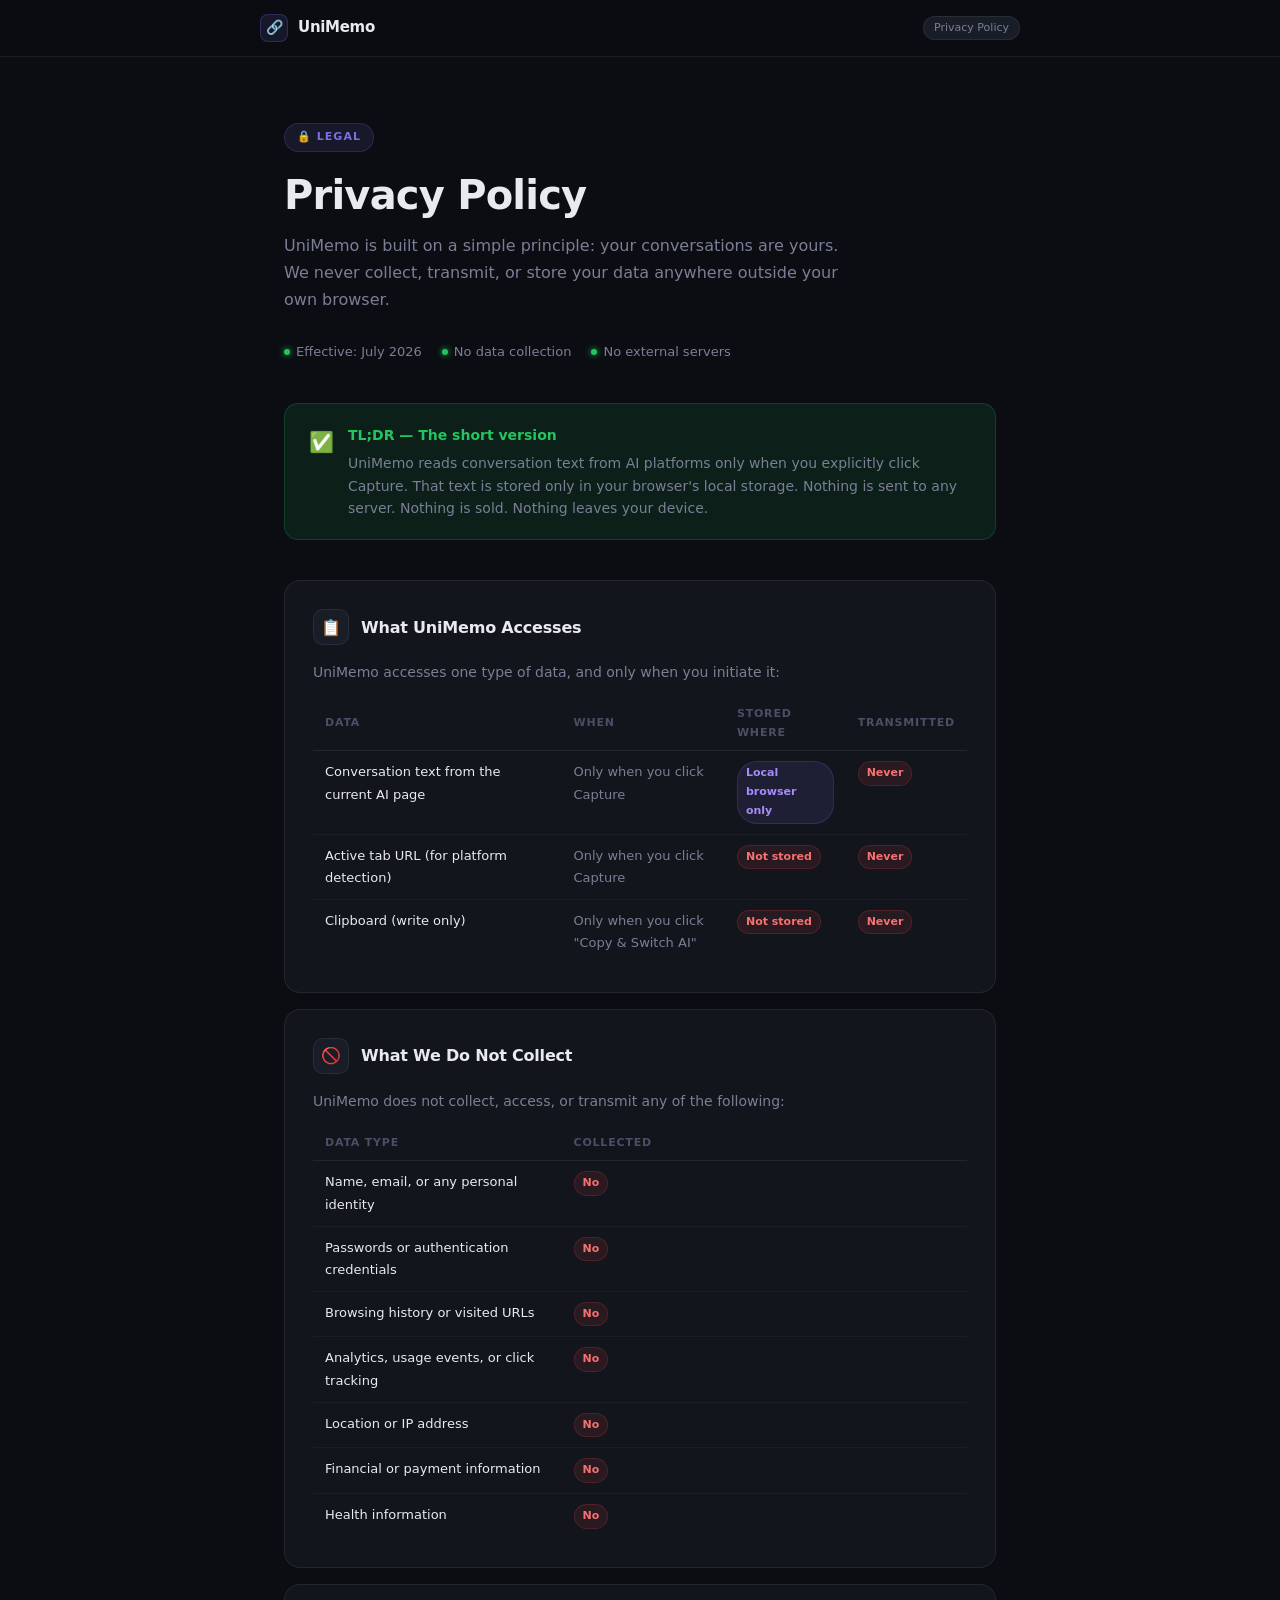
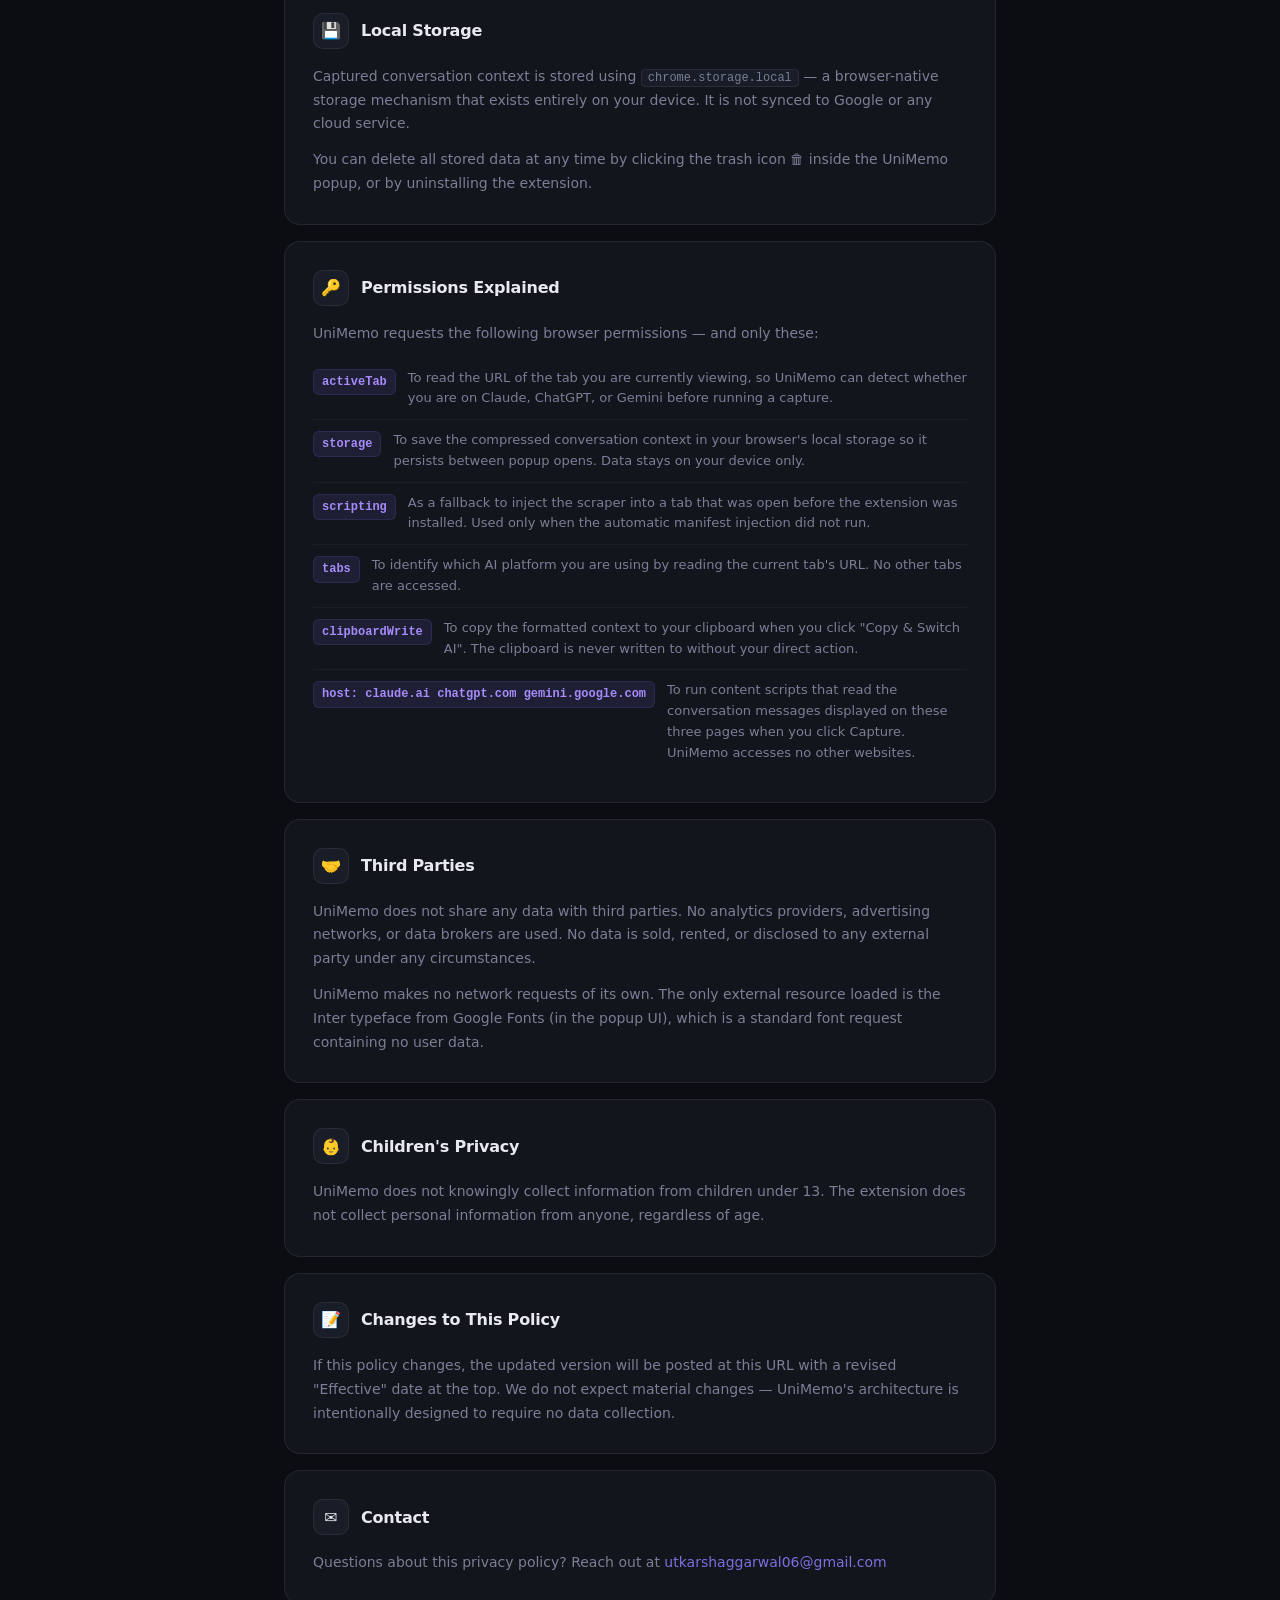
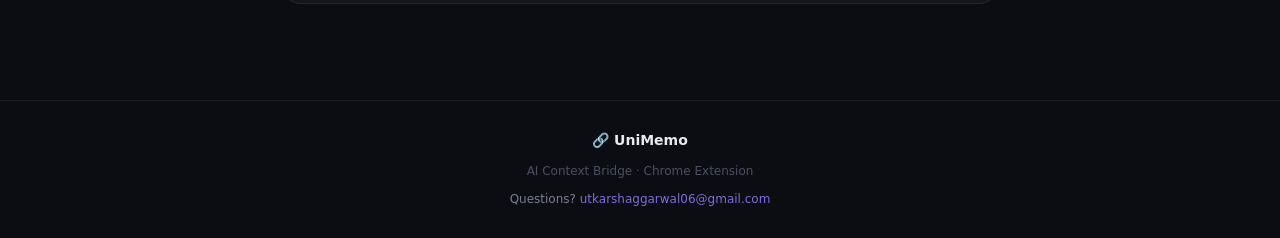
<file: docs/index.html>
<!DOCTYPE html>
<html lang="en">
<head>
  <meta charset="UTF-8" />
  <meta http-equiv="refresh" content="0; url=privacy.html" />
  <title>UniMemo — Redirecting...</title>
</head>
<body>
  <p><a href="privacy.html">Click here</a> if you are not redirected.</p>
</body>
</html>
</file>
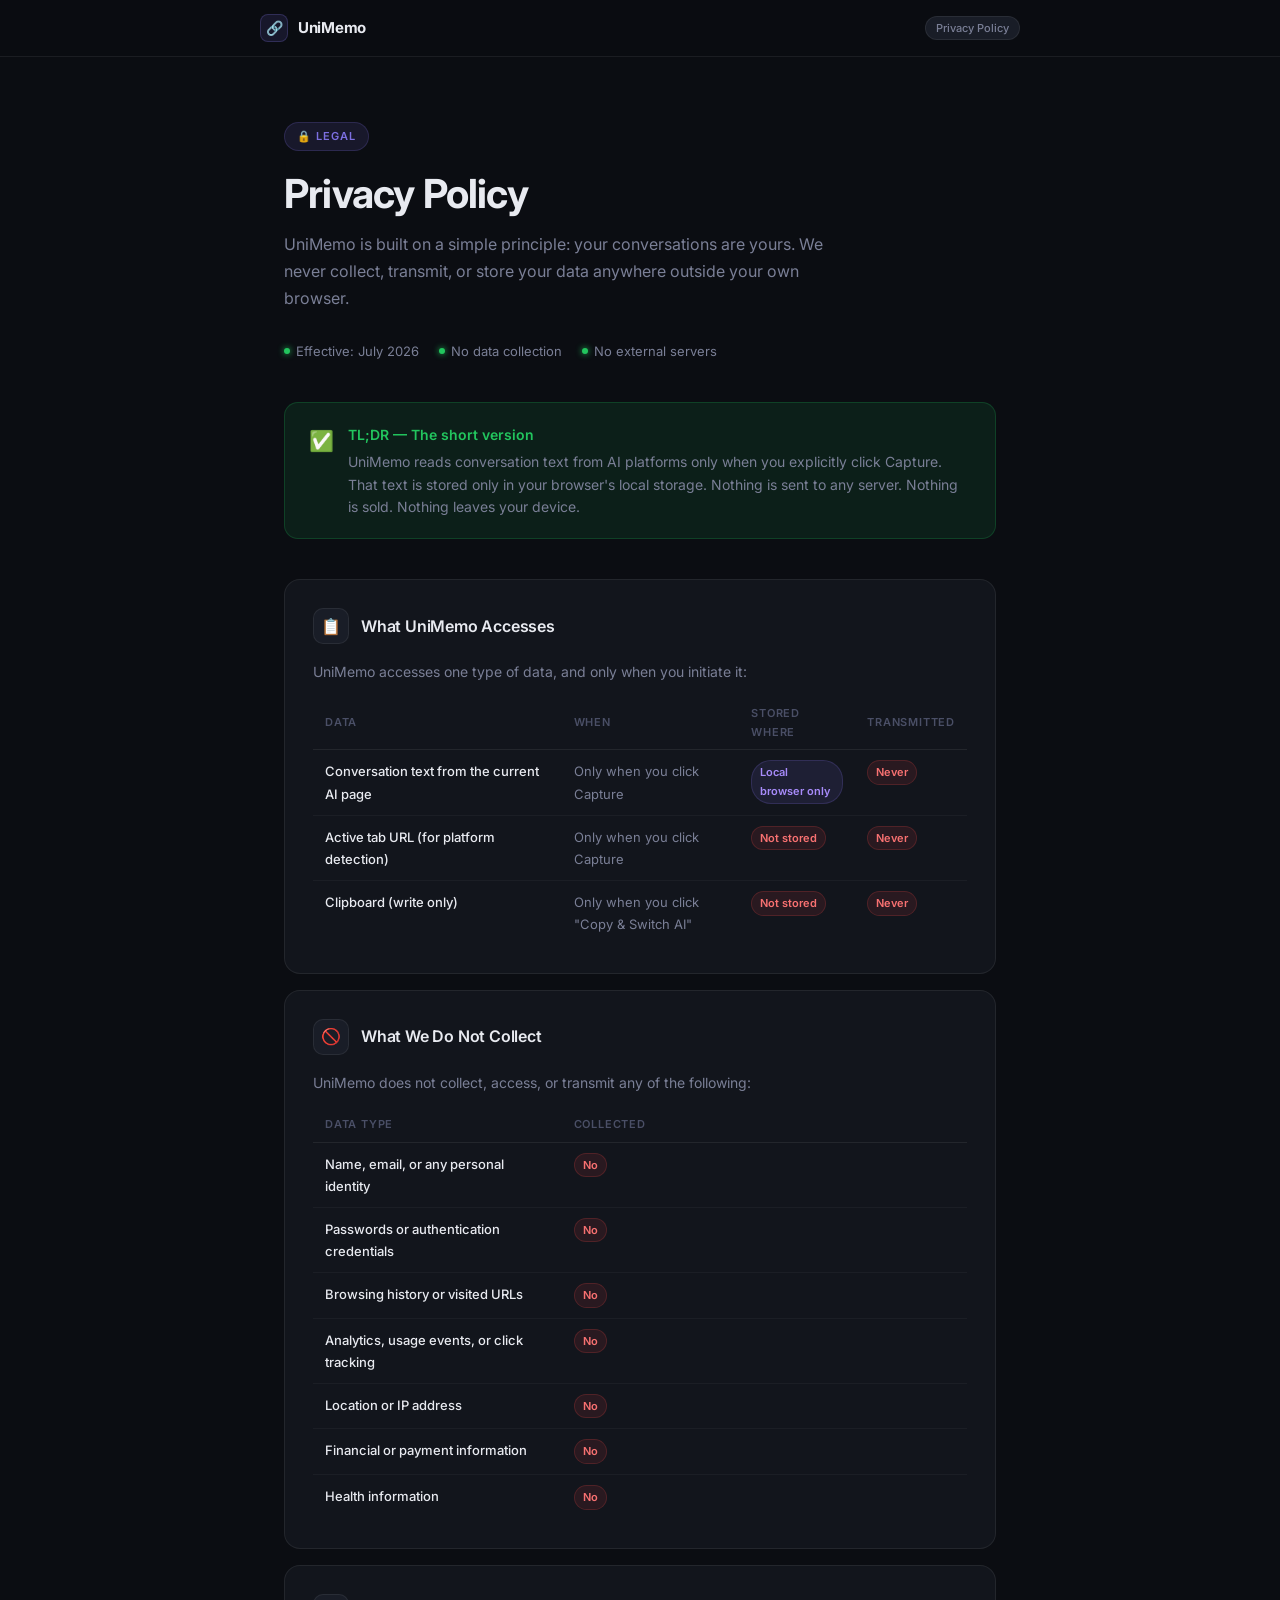
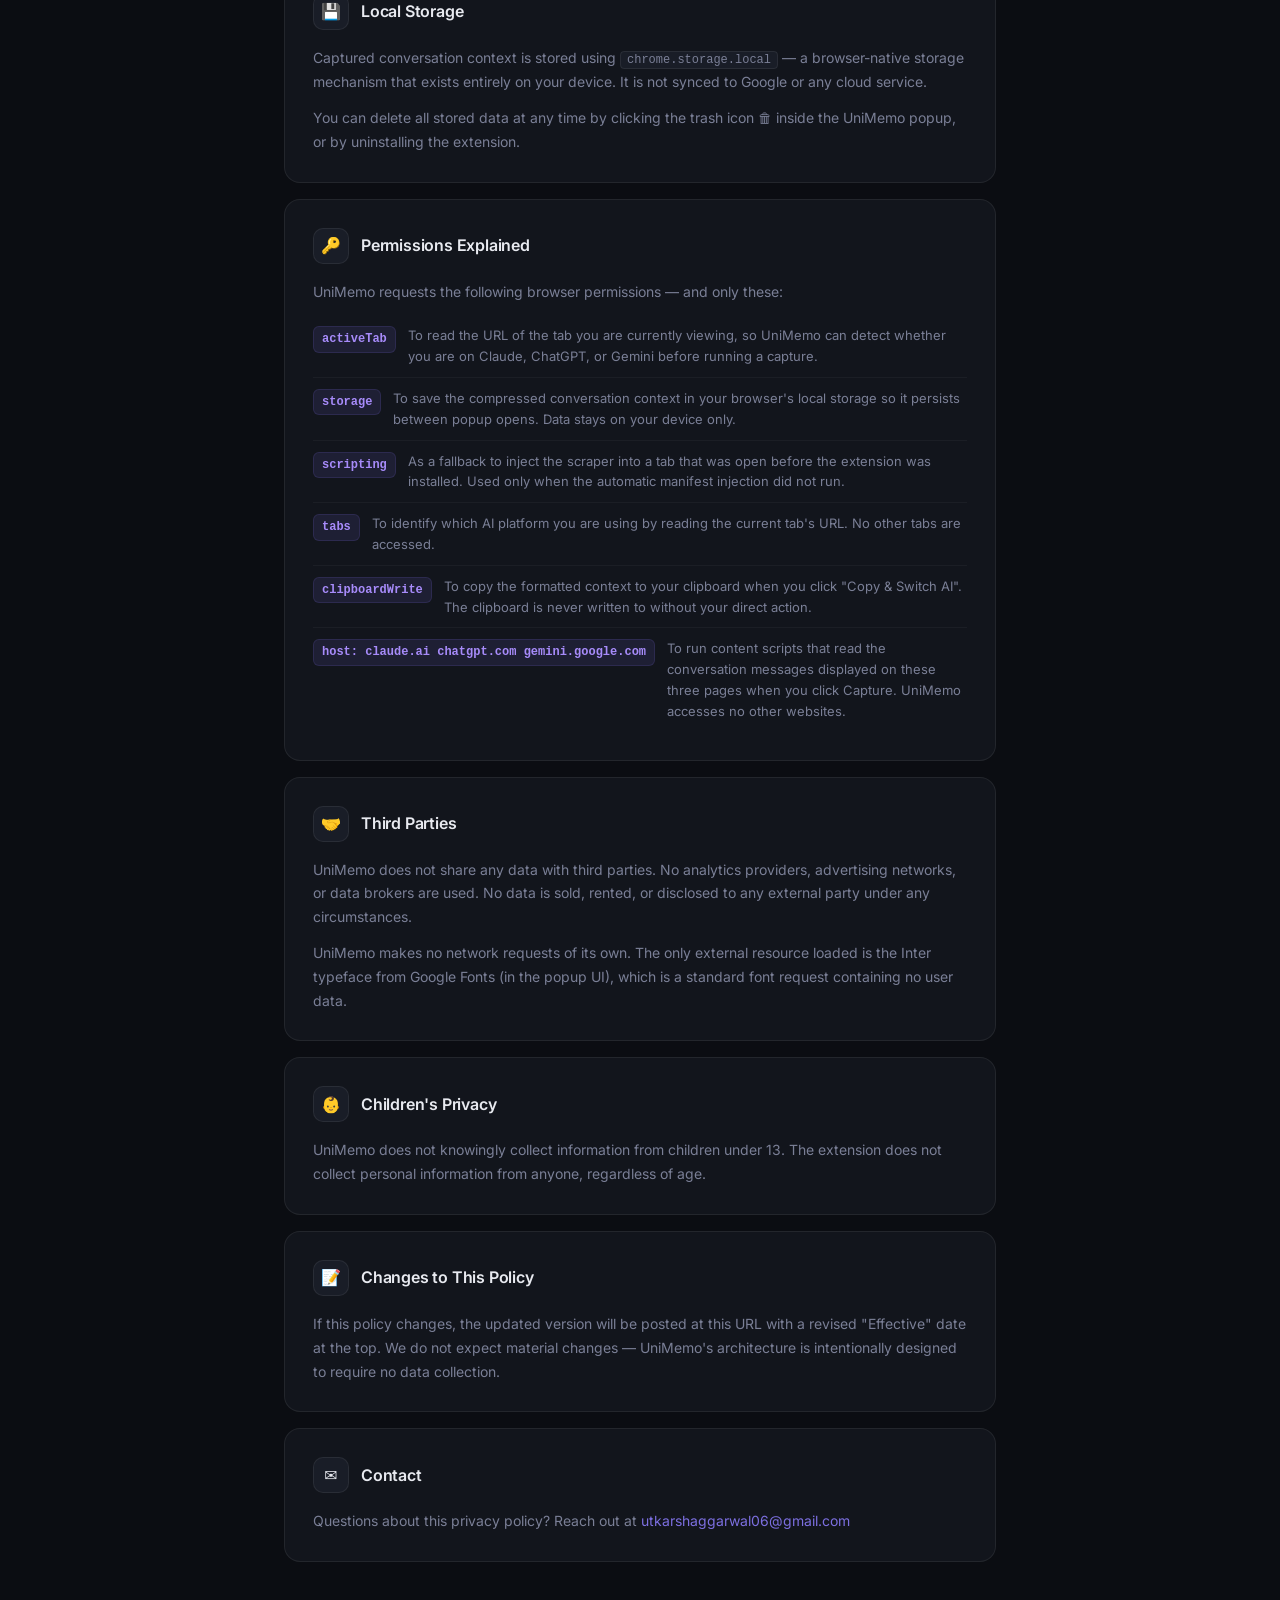
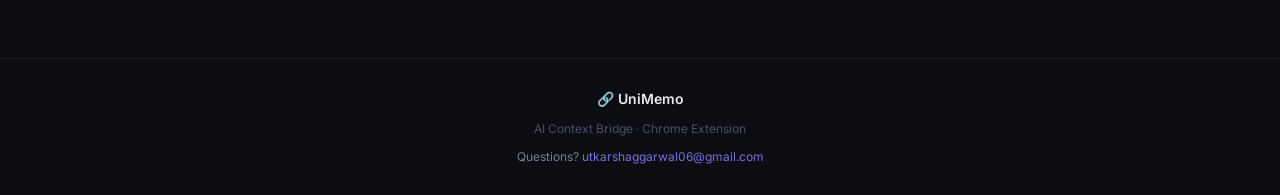
<file: docs/privacy.html>
<!DOCTYPE html>
<html lang="en">
<head>
  <meta charset="UTF-8" />
  <meta name="viewport" content="width=device-width, initial-scale=1.0" />
  <title>Privacy Policy — UniMemo</title>
  <meta name="description" content="UniMemo privacy policy. UniMemo is a Chrome extension that transfers AI conversation context across platforms. No data is collected or transmitted." />
  <link rel="preconnect" href="https://fonts.googleapis.com" />
  <link rel="preconnect" href="https://fonts.gstatic.com" crossorigin />
  <link href="https://fonts.googleapis.com/css2?family=Inter:wght@300;400;500;600;700&display=swap" rel="stylesheet" />
  <style>
    *, *::before, *::after { box-sizing: border-box; margin: 0; padding: 0; }

    :root {
      --bg:          #0b0d12;
      --bg-card:     #12151c;
      --bg-elevated: #191d27;
      --border:      rgba(255,255,255,0.07);
      --text:        #e8eaf0;
      --text-muted:  #7a7f96;
      --text-dim:    #4a4f66;
      --accent:      #7c6fe0;
      --accent-soft: rgba(124,111,224,0.12);
      --green:       #22c55e;
      --green-soft:  rgba(34,197,94,0.10);
    }

    html { scroll-behavior: smooth; }

    body {
      font-family: 'Inter', system-ui, -apple-system, sans-serif;
      background: var(--bg);
      color: var(--text);
      line-height: 1.7;
      min-height: 100vh;
      padding: 0;
    }

    /* ── Nav ─────────────────────────────────────────── */
    nav {
      position: sticky;
      top: 0;
      z-index: 100;
      background: rgba(11,13,18,0.85);
      backdrop-filter: blur(16px);
      -webkit-backdrop-filter: blur(16px);
      border-bottom: 1px solid var(--border);
      padding: 0 24px;
    }
    .nav-inner {
      max-width: 760px;
      margin: 0 auto;
      height: 56px;
      display: flex;
      align-items: center;
      justify-content: space-between;
    }
    .nav-logo {
      display: flex;
      align-items: center;
      gap: 10px;
      text-decoration: none;
      color: var(--text);
      font-weight: 700;
      font-size: 15px;
      letter-spacing: -0.3px;
    }
    .nav-logo-icon {
      width: 28px;
      height: 28px;
      background: var(--accent-soft);
      border: 1px solid rgba(124,111,224,0.25);
      border-radius: 8px;
      display: flex;
      align-items: center;
      justify-content: center;
      font-size: 14px;
    }
    .nav-badge {
      font-size: 11px;
      font-weight: 500;
      color: var(--text-muted);
      background: var(--bg-elevated);
      border: 1px solid var(--border);
      border-radius: 20px;
      padding: 2px 10px;
    }

    /* ── Hero ────────────────────────────────────────── */
    .hero {
      max-width: 760px;
      margin: 0 auto;
      padding: 64px 24px 40px;
    }
    .hero-eyebrow {
      display: inline-flex;
      align-items: center;
      gap: 6px;
      font-size: 11px;
      font-weight: 600;
      text-transform: uppercase;
      letter-spacing: 1px;
      color: var(--accent);
      background: var(--accent-soft);
      border: 1px solid rgba(124,111,224,0.2);
      border-radius: 20px;
      padding: 4px 12px;
      margin-bottom: 20px;
    }
    .hero h1 {
      font-size: clamp(28px, 5vw, 40px);
      font-weight: 700;
      letter-spacing: -0.8px;
      line-height: 1.15;
      margin-bottom: 14px;
    }
    .hero p {
      font-size: 16px;
      color: var(--text-muted);
      max-width: 560px;
      margin-bottom: 28px;
    }
    .hero-meta {
      display: flex;
      align-items: center;
      gap: 20px;
      flex-wrap: wrap;
    }
    .meta-item {
      display: flex;
      align-items: center;
      gap: 6px;
      font-size: 13px;
      color: var(--text-muted);
    }
    .meta-dot {
      width: 6px;
      height: 6px;
      background: var(--green);
      border-radius: 50%;
      box-shadow: 0 0 6px var(--green);
    }

    /* ── TL;DR card ──────────────────────────────────── */
    .tldr-card {
      max-width: 760px;
      margin: 0 auto 0;
      padding: 0 24px 40px;
    }
    .tldr-inner {
      background: var(--green-soft);
      border: 1px solid rgba(34,197,94,0.2);
      border-radius: 14px;
      padding: 20px 24px;
      display: flex;
      gap: 14px;
      align-items: flex-start;
    }
    .tldr-icon { font-size: 20px; flex-shrink: 0; margin-top: 1px; }
    .tldr-text h3 {
      font-size: 14px;
      font-weight: 600;
      color: var(--green);
      margin-bottom: 4px;
    }
    .tldr-text p { font-size: 14px; color: var(--text-muted); line-height: 1.6; }

    /* ── Main content ────────────────────────────────── */
    .content {
      max-width: 760px;
      margin: 0 auto;
      padding: 0 24px 80px;
    }

    .section {
      background: var(--bg-card);
      border: 1px solid var(--border);
      border-radius: 16px;
      padding: 28px 28px;
      margin-bottom: 16px;
      transition: border-color 0.2s;
    }
    .section:hover { border-color: rgba(255,255,255,0.12); }

    .section-header {
      display: flex;
      align-items: center;
      gap: 12px;
      margin-bottom: 16px;
    }
    .section-icon {
      width: 36px;
      height: 36px;
      border-radius: 10px;
      display: flex;
      align-items: center;
      justify-content: center;
      font-size: 16px;
      flex-shrink: 0;
      background: var(--bg-elevated);
      border: 1px solid var(--border);
    }
    .section h2 {
      font-size: 16px;
      font-weight: 600;
      letter-spacing: -0.2px;
    }

    .section p {
      font-size: 14px;
      color: var(--text-muted);
      line-height: 1.7;
      margin-bottom: 12px;
    }
    .section p:last-child { margin-bottom: 0; }

    .data-table {
      width: 100%;
      border-collapse: collapse;
      margin-top: 8px;
    }
    .data-table th {
      text-align: left;
      font-size: 11px;
      font-weight: 600;
      text-transform: uppercase;
      letter-spacing: 0.8px;
      color: var(--text-dim);
      padding: 8px 12px;
      border-bottom: 1px solid var(--border);
    }
    .data-table td {
      font-size: 13px;
      color: var(--text-muted);
      padding: 10px 12px;
      border-bottom: 1px solid rgba(255,255,255,0.04);
      vertical-align: top;
    }
    .data-table tr:last-child td { border-bottom: none; }
    .data-table td:first-child { font-weight: 500; color: var(--text); width: 38%; }

    .pill {
      display: inline-flex;
      align-items: center;
      gap: 4px;
      font-size: 11px;
      font-weight: 600;
      padding: 2px 8px;
      border-radius: 20px;
    }
    .pill-no {
      background: rgba(239,68,68,0.10);
      color: #f87171;
      border: 1px solid rgba(239,68,68,0.2);
    }
    .pill-yes {
      background: var(--green-soft);
      color: var(--green);
      border: 1px solid rgba(34,197,94,0.2);
    }
    .pill-local {
      background: var(--accent-soft);
      color: #a78bfa;
      border: 1px solid rgba(124,111,224,0.2);
    }

    .permission-list {
      list-style: none;
      margin-top: 8px;
    }
    .permission-list li {
      display: flex;
      gap: 12px;
      align-items: flex-start;
      padding: 10px 0;
      border-bottom: 1px solid rgba(255,255,255,0.04);
      font-size: 13px;
    }
    .permission-list li:last-child { border-bottom: none; }
    .perm-name {
      font-family: 'SF Mono', 'Fira Code', monospace;
      font-size: 12px;
      font-weight: 600;
      color: #a78bfa;
      background: var(--accent-soft);
      border: 1px solid rgba(124,111,224,0.15);
      border-radius: 6px;
      padding: 2px 8px;
      flex-shrink: 0;
      white-space: nowrap;
      margin-top: 1px;
    }
    .perm-desc { color: var(--text-muted); line-height: 1.6; }

    /* ── Footer ──────────────────────────────────────── */
    footer {
      border-top: 1px solid var(--border);
      padding: 28px 24px;
      text-align: center;
    }
    .footer-inner {
      max-width: 760px;
      margin: 0 auto;
      display: flex;
      flex-direction: column;
      align-items: center;
      gap: 8px;
    }
    .footer-logo {
      font-size: 14px;
      font-weight: 600;
      color: var(--text);
    }
    .footer-sub {
      font-size: 12px;
      color: var(--text-dim);
    }
    .footer-contact {
      font-size: 12px;
      color: var(--text-muted);
    }
    .footer-contact a {
      color: var(--accent);
      text-decoration: none;
    }
    .footer-contact a:hover { text-decoration: underline; }

    @media (max-width: 600px) {
      .nav-inner { padding: 0; }
      .section { padding: 20px 18px; }
      .hero { padding: 48px 16px 32px; }
      .tldr-card, .content { padding-left: 16px; padding-right: 16px; }
    }
  </style>
</head>
<body>

  <!-- Nav -->
  <nav>
    <div class="nav-inner">
      <a class="nav-logo" href="#">
        <div class="nav-logo-icon">🔗</div>
        UniMemo
      </a>
      <span class="nav-badge">Privacy Policy</span>
    </div>
  </nav>

  <!-- Hero -->
  <div class="hero">
    <div class="hero-eyebrow">🔒 Legal</div>
    <h1>Privacy Policy</h1>
    <p>
      UniMemo is built on a simple principle: your conversations are yours.
      We never collect, transmit, or store your data anywhere outside your own browser.
    </p>
    <div class="hero-meta">
      <div class="meta-item">
        <div class="meta-dot"></div>
        Effective: July 2026
      </div>
      <div class="meta-item">
        <div class="meta-dot"></div>
        No data collection
      </div>
      <div class="meta-item">
        <div class="meta-dot"></div>
        No external servers
      </div>
    </div>
  </div>

  <!-- TL;DR -->
  <div class="tldr-card">
    <div class="tldr-inner">
      <div class="tldr-icon">✅</div>
      <div class="tldr-text">
        <h3>TL;DR — The short version</h3>
        <p>
          UniMemo reads conversation text from AI platforms only when you explicitly click
          Capture. That text is stored only in your browser's local storage.
          Nothing is sent to any server. Nothing is sold. Nothing leaves your device.
        </p>
      </div>
    </div>
  </div>

  <!-- Content -->
  <div class="content">

    <!-- What we collect -->
    <div class="section">
      <div class="section-header">
        <div class="section-icon">📋</div>
        <h2>What UniMemo Accesses</h2>
      </div>
      <p>
        UniMemo accesses one type of data, and only when you initiate it:
      </p>
      <table class="data-table">
        <thead>
          <tr>
            <th>Data</th>
            <th>When</th>
            <th>Stored where</th>
            <th>Transmitted</th>
          </tr>
        </thead>
        <tbody>
          <tr>
            <td>Conversation text from the current AI page</td>
            <td>Only when you click Capture</td>
            <td><span class="pill pill-local">Local browser only</span></td>
            <td><span class="pill pill-no">Never</span></td>
          </tr>
          <tr>
            <td>Active tab URL (for platform detection)</td>
            <td>Only when you click Capture</td>
            <td><span class="pill pill-no">Not stored</span></td>
            <td><span class="pill pill-no">Never</span></td>
          </tr>
          <tr>
            <td>Clipboard (write only)</td>
            <td>Only when you click "Copy & Switch AI"</td>
            <td><span class="pill pill-no">Not stored</span></td>
            <td><span class="pill pill-no">Never</span></td>
          </tr>
        </tbody>
      </table>
    </div>

    <!-- What we do NOT collect -->
    <div class="section">
      <div class="section-header">
        <div class="section-icon">🚫</div>
        <h2>What We Do Not Collect</h2>
      </div>
      <p>UniMemo does not collect, access, or transmit any of the following:</p>
      <table class="data-table">
        <thead>
          <tr><th>Data type</th><th>Collected</th></tr>
        </thead>
        <tbody>
          <tr><td>Name, email, or any personal identity</td><td><span class="pill pill-no">No</span></td></tr>
          <tr><td>Passwords or authentication credentials</td><td><span class="pill pill-no">No</span></td></tr>
          <tr><td>Browsing history or visited URLs</td><td><span class="pill pill-no">No</span></td></tr>
          <tr><td>Analytics, usage events, or click tracking</td><td><span class="pill pill-no">No</span></td></tr>
          <tr><td>Location or IP address</td><td><span class="pill pill-no">No</span></td></tr>
          <tr><td>Financial or payment information</td><td><span class="pill pill-no">No</span></td></tr>
          <tr><td>Health information</td><td><span class="pill pill-no">No</span></td></tr>
        </tbody>
      </table>
    </div>

    <!-- Local storage -->
    <div class="section">
      <div class="section-header">
        <div class="section-icon">💾</div>
        <h2>Local Storage</h2>
      </div>
      <p>
        Captured conversation context is stored using
        <code style="font-size:12px;background:var(--bg-elevated);padding:1px 6px;border-radius:4px;border:1px solid var(--border)">chrome.storage.local</code>
        — a browser-native storage mechanism that exists entirely on your device.
        It is not synced to Google or any cloud service.
      </p>
      <p>
        You can delete all stored data at any time by clicking the trash icon 🗑 inside
        the UniMemo popup, or by uninstalling the extension.
      </p>
    </div>

    <!-- Permissions -->
    <div class="section">
      <div class="section-header">
        <div class="section-icon">🔑</div>
        <h2>Permissions Explained</h2>
      </div>
      <p>UniMemo requests the following browser permissions — and only these:</p>
      <ul class="permission-list">
        <li>
          <span class="perm-name">activeTab</span>
          <span class="perm-desc">To read the URL of the tab you are currently viewing, so UniMemo can detect whether you are on Claude, ChatGPT, or Gemini before running a capture.</span>
        </li>
        <li>
          <span class="perm-name">storage</span>
          <span class="perm-desc">To save the compressed conversation context in your browser's local storage so it persists between popup opens. Data stays on your device only.</span>
        </li>
        <li>
          <span class="perm-name">scripting</span>
          <span class="perm-desc">As a fallback to inject the scraper into a tab that was open before the extension was installed. Used only when the automatic manifest injection did not run.</span>
        </li>
        <li>
          <span class="perm-name">tabs</span>
          <span class="perm-desc">To identify which AI platform you are using by reading the current tab's URL. No other tabs are accessed.</span>
        </li>
        <li>
          <span class="perm-name">clipboardWrite</span>
          <span class="perm-desc">To copy the formatted context to your clipboard when you click "Copy &amp; Switch AI". The clipboard is never written to without your direct action.</span>
        </li>
        <li>
          <span class="perm-name">host: claude.ai chatgpt.com gemini.google.com</span>
          <span class="perm-desc">To run content scripts that read the conversation messages displayed on these three pages when you click Capture. UniMemo accesses no other websites.</span>
        </li>
      </ul>
    </div>

    <!-- Third parties -->
    <div class="section">
      <div class="section-header">
        <div class="section-icon">🤝</div>
        <h2>Third Parties</h2>
      </div>
      <p>
        UniMemo does not share any data with third parties.
        No analytics providers, advertising networks, or data brokers are used.
        No data is sold, rented, or disclosed to any external party under any circumstances.
      </p>
      <p>
        UniMemo makes no network requests of its own. The only external resource
        loaded is the Inter typeface from Google Fonts (in the popup UI), which is
        a standard font request containing no user data.
      </p>
    </div>

    <!-- Children -->
    <div class="section">
      <div class="section-header">
        <div class="section-icon">👶</div>
        <h2>Children's Privacy</h2>
      </div>
      <p>
        UniMemo does not knowingly collect information from children under 13.
        The extension does not collect personal information from anyone,
        regardless of age.
      </p>
    </div>

    <!-- Changes -->
    <div class="section">
      <div class="section-header">
        <div class="section-icon">📝</div>
        <h2>Changes to This Policy</h2>
      </div>
      <p>
        If this policy changes, the updated version will be posted at this URL
        with a revised "Effective" date at the top. We do not expect material
        changes — UniMemo's architecture is intentionally designed to require
        no data collection.
      </p>
    </div>

    <!-- Contact -->
    <div class="section">
      <div class="section-header">
        <div class="section-icon">✉️</div>
        <h2>Contact</h2>
      </div>
      <p>
        Questions about this privacy policy? Reach out at
        <a href="mailto:utkarshaggarwal06@gmail.com"
           style="color:var(--accent);text-decoration:none">
          utkarshaggarwal06@gmail.com
        </a>
      </p>
    </div>

  </div>

  <!-- Footer -->
  <footer>
    <div class="footer-inner">
      <div class="footer-logo">🔗 UniMemo</div>
      <div class="footer-sub">AI Context Bridge · Chrome Extension</div>
      <div class="footer-contact">
        Questions? <a href="mailto:utkarshaggarwal06@gmail.com">utkarshaggarwal06@gmail.com</a>
      </div>
    </div>
  </footer>

</body>
</html>
</file>
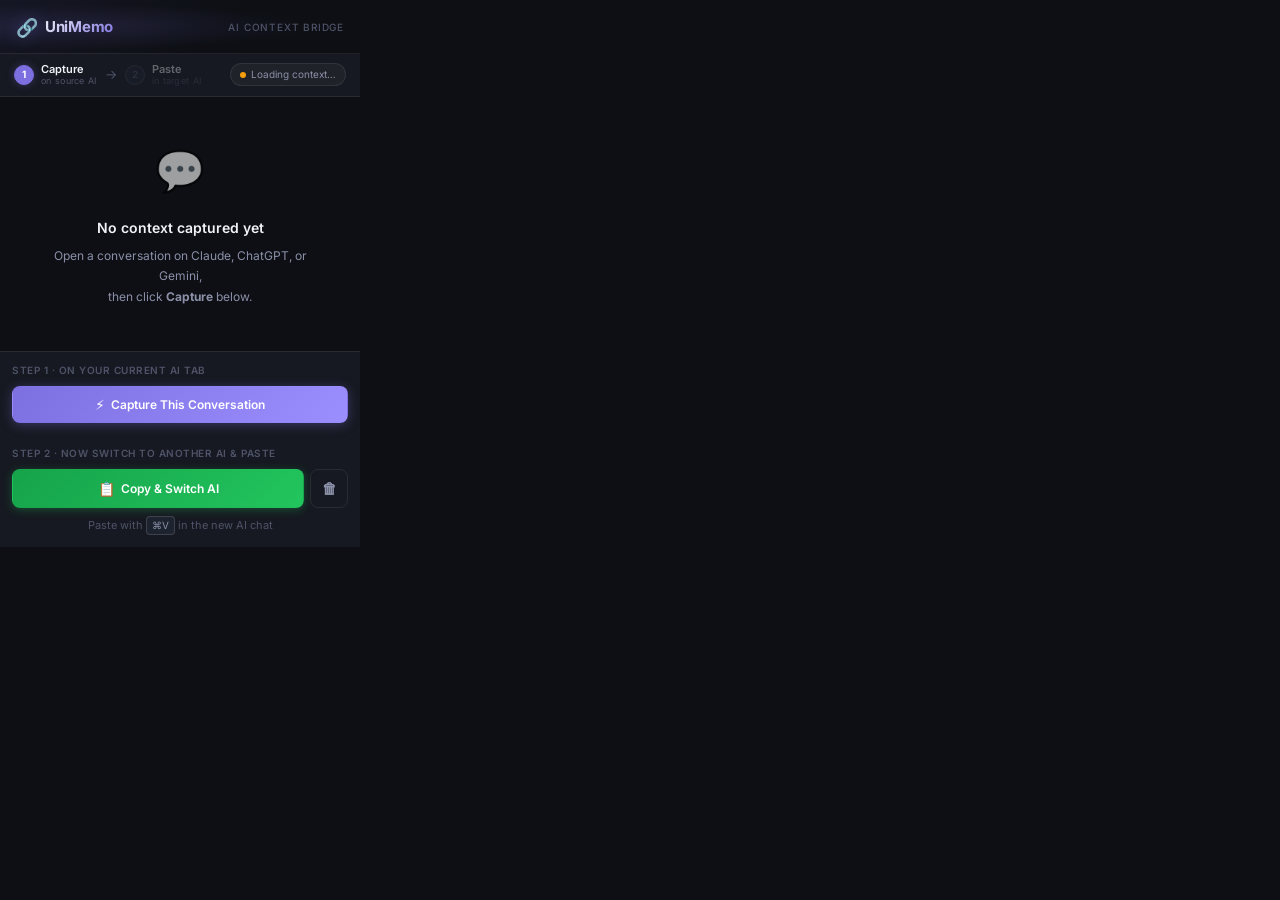
<file: popup/popup.html>
<!DOCTYPE html>
<html lang="en">
<head>
  <meta charset="UTF-8" />
  <meta name="viewport" content="width=device-width, initial-scale=1.0" />
  <title>UniMemo — AI Context Bridge</title>
  <link rel="preconnect" href="https://fonts.googleapis.com" />
  <link rel="preconnect" href="https://fonts.gstatic.com" crossorigin />
  <link href="https://fonts.googleapis.com/css2?family=Inter:wght@400;500;600;700&display=swap" rel="stylesheet" />
  <link rel="stylesheet" href="popup.css" />
</head>
<body>

  <!-- ── Header ─────────────────────────────────────────── -->
  <header class="header">
    <div class="logo">
      <span class="logo-icon">🔗</span>
      <span class="logo-text">UniMemo</span>
    </div>
    <span class="tagline">AI Context Bridge</span>
  </header>

  <!-- ── Workflow Steps ──────────────────────────────────── -->
  <div class="workflow-bar">
    <div class="step" id="step1" data-active="true">
      <span class="step-num">1</span>
      <div class="step-info">
        <span class="step-title">Capture</span>
        <span class="step-sub">on source AI</span>
      </div>
    </div>
    <div class="step-arrow">→</div>
    <div class="step" id="step2">
      <span class="step-num">2</span>
      <div class="step-info">
        <span class="step-title">Paste</span>
        <span class="step-sub">in target AI</span>
      </div>
    </div>
    <div class="status-pill">
      <div class="status-dot" id="status-dot"></div>
      <span id="status-text">Ready</span>
    </div>
  </div>

  <!-- ── Main Content ───────────────────────────────────── -->
  <main class="main">

    <!-- ── Empty State ──────────────────────────────────── -->
    <div class="empty-state" id="empty-state" hidden>
      <div class="empty-icon">💬</div>
      <p class="empty-title">No context captured yet</p>
      <p class="empty-sub">Open a conversation on Claude, ChatGPT, or Gemini,<br>then click <strong>Capture</strong> below.</p>
    </div>

    <!-- ── Context Card ─────────────────────────────────── -->
    <div class="context-card" id="context-card" hidden>

      <!-- Card Header -->
      <div class="card-header">
        <div class="platform-badge" id="platform-badge">
          <span id="platform-emoji">🤖</span>
          <span id="platform-name">Platform</span>
        </div>
        <div class="card-meta">
          <span class="msg-count" id="msg-count">0 messages</span>
          <span class="captured-time" id="captured-time">–</span>
        </div>
      </div>

      <!-- Compression Stats Bar -->
      <div class="compression-bar" id="compression-bar" hidden>
        <div class="compression-label">
          <span class="compress-icon">🗜</span>
          <span>CSGC Compression</span>
        </div>
        <div class="compress-stats">
          <span class="compress-badge savings" id="compress-savings">–% saved</span>
          <span class="compress-badge obsolete" id="compress-obsolete" title="Obsolete facts detected">⬇0 obsolete</span>
          <span class="compress-badge correction" id="compress-correction" title="Corrections boosted">⬆0 corrections</span>
        </div>
      </div>

      <!-- Message Preview -->
      <div class="preview-label">Last 3 messages</div>
      <div class="message-preview" id="message-preview">
        <!-- Injected by popup.js -->
      </div>

    </div>

  </main>

  <!-- ── Action Area ───────────────────────────────────── -->
  <footer class="footer">

    <!-- Step 1 panel -->
    <div class="action-panel" id="panel-step1">
      <div class="panel-label">Step 1 · On your current AI tab</div>
      <button class="btn btn-primary btn-full" id="btn-capture">
        <span class="btn-icon">⚡</span>
        <span>Capture This Conversation</span>
      </button>
    </div>

    <!-- Step 2 panel (shown after capture) -->
    <div class="action-panel" id="panel-step2" hidden>
      <div class="panel-label">Step 2 · Now switch to another AI &amp; paste</div>
      <div class="btn-row">
        <button class="btn btn-accent btn-full" id="btn-copy">
          <span class="btn-icon">📋</span>
          <span>Copy &amp; Switch AI</span>
        </button>
        <button class="btn btn-ghost btn-icon-only" id="btn-clear" title="Clear saved context">
          <span>🗑</span>
        </button>
      </div>
      <p class="panel-hint">Paste with <kbd>⌘V</kbd> in the new AI chat</p>
    </div>

  </footer>

  <!-- ── Toast ──────────────────────────────────────────── -->
  <div class="toast" id="toast" aria-live="polite"></div>

  <script src="popup.js"></script>
</body>
</html>
</file>
<file: popup/popup.css>
/* ============================================================
   UniMemo — Popup Styles
   Premium dark UI with glassmorphism accents
   ============================================================ */

/* ── Reset & Base ─────────────────────────────────────────── */
*, *::before, *::after { box-sizing: border-box; margin: 0; padding: 0; }

:root {
  --bg-base:        #0d0f14;
  --bg-surface:     #161921;
  --bg-elevated:    #1e2330;
  --bg-glass:       rgba(255,255,255,0.04);

  --border:         rgba(255,255,255,0.08);
  --border-strong:  rgba(255,255,255,0.14);

  --text-primary:   #f0f2f8;
  --text-secondary: #8b90a8;
  --text-muted:     #4e5368;

  --accent:         #7c6fe0;
  --accent-glow:    rgba(124,111,224,0.35);
  --accent-hover:   #9080f5;

  --claude:         #D97757;
  --chatgpt:        #10A37F;
  --gemini:         #4285F4;
  --default-ai:     #888;

  --user-bg:        rgba(124,111,224,0.12);
  --assistant-bg:   rgba(255,255,255,0.04);

  --success:        #22c55e;
  --warning:        #f59e0b;
  --danger:         #ef4444;

  --radius-sm:      8px;
  --radius-md:      12px;
  --radius-lg:      16px;

  --font:           'Inter', system-ui, sans-serif;

  /* Popup fixed dimensions */
  --popup-width:    360px;
}

html { font-size: 14px; }

body {
  width: var(--popup-width);
  min-height: 400px;
  max-height: 600px;
  background: var(--bg-base);
  color: var(--text-primary);
  font-family: var(--font);
  font-size: 13px;
  line-height: 1.5;
  display: flex;
  flex-direction: column;
  overflow: hidden;
}

/* ── Header ───────────────────────────────────────────────── */
.header {
  display: flex;
  align-items: center;
  justify-content: space-between;
  padding: 14px 16px 12px;
  border-bottom: 1px solid var(--border);
  background: linear-gradient(135deg, rgba(124,111,224,0.08) 0%, transparent 60%);
  position: relative;
}

.header::before {
  content: '';
  position: absolute;
  inset: 0;
  background: radial-gradient(ellipse at 20% 50%, var(--accent-glow) 0%, transparent 60%);
  pointer-events: none;
  opacity: 0.4;
}

.logo {
  display: flex;
  align-items: center;
  gap: 7px;
  position: relative;
  z-index: 1;
}

.logo-icon {
  font-size: 18px;
  filter: drop-shadow(0 0 8px var(--accent-glow));
  animation: pulse-icon 3s ease-in-out infinite;
}

@keyframes pulse-icon {
  0%, 100% { filter: drop-shadow(0 0 6px var(--accent-glow)); }
  50%       { filter: drop-shadow(0 0 14px var(--accent-glow)); }
}

.logo-text {
  font-size: 15px;
  font-weight: 700;
  letter-spacing: -0.3px;
  background: linear-gradient(135deg, #f0f2f8 0%, #7c6fe0 100%);
  -webkit-background-clip: text;
  -webkit-text-fill-color: transparent;
  background-clip: text;
}

.tagline {
  font-size: 10px;
  font-weight: 500;
  color: var(--text-muted);
  letter-spacing: 0.8px;
  text-transform: uppercase;
  position: relative;
  z-index: 1;
}

/* ── Workflow Bar ───────────────────────────────────── */
.workflow-bar {
  display: flex;
  align-items: center;
  gap: 8px;
  padding: 9px 14px;
  border-bottom: 1px solid var(--border);
  background: var(--bg-surface);
}

.step {
  display: flex;
  align-items: center;
  gap: 7px;
  opacity: 0.35;
  transition: opacity 0.3s;
}

.step[data-active="true"] { opacity: 1; }

.step-num {
  width: 20px;
  height: 20px;
  border-radius: 50%;
  background: var(--bg-elevated);
  border: 1px solid var(--border-strong);
  display: flex;
  align-items: center;
  justify-content: center;
  font-size: 10px;
  font-weight: 700;
  color: var(--text-muted);
  flex-shrink: 0;
  transition: background 0.3s, border-color 0.3s, color 0.3s;
}

.step[data-active="true"] .step-num {
  background: var(--accent);
  border-color: var(--accent);
  color: #fff;
  box-shadow: 0 0 8px var(--accent-glow);
}

.step[data-done="true"] .step-num {
  background: var(--success);
  border-color: var(--success);
  color: #fff;
}

.step-info {
  display: flex;
  flex-direction: column;
  line-height: 1.2;
}

.step-title {
  font-size: 11px;
  font-weight: 600;
  color: var(--text-primary);
}

.step-sub {
  font-size: 9px;
  color: var(--text-muted);
  letter-spacing: 0.3px;
}

.step-arrow {
  color: var(--text-muted);
  font-size: 13px;
  flex-shrink: 0;
}

.status-pill {
  display: flex;
  align-items: center;
  gap: 5px;
  margin-left: auto;
  background: var(--bg-glass);
  border: 1px solid var(--border);
  border-radius: 20px;
  padding: 3px 9px;
}

.status-pill span {
  font-size: 10px;
  color: var(--text-secondary);
  white-space: nowrap;
}

.status-dot {
  width: 6px;
  height: 6px;
  border-radius: 50%;
  background: var(--text-muted);
  flex-shrink: 0;
  transition: background 0.3s, box-shadow 0.3s;
}

.status-dot.active {
  background: var(--success);
  box-shadow: 0 0 6px var(--success);
  animation: blink 2s ease-in-out infinite;
}

.status-dot.loading { background: var(--warning); }
.status-dot.error   { background: var(--danger); }

@keyframes blink {
  0%, 100% { opacity: 1; }
  50%       { opacity: 0.5; }
}

/* ── Main ─────────────────────────────────────────────────── */
.main {
  flex: 1;
  overflow-y: auto;
  padding: 12px;
  scrollbar-width: thin;
  scrollbar-color: var(--border-strong) transparent;
}

/* ── Empty State ──────────────────────────────────────────── */
.empty-state {
  display: flex;
  flex-direction: column;
  align-items: center;
  justify-content: center;
  text-align: center;
  padding: 32px 24px;
  gap: 8px;
}

.empty-icon {
  font-size: 40px;
  margin-bottom: 8px;
  opacity: 0.6;
}

.empty-title {
  font-size: 14px;
  font-weight: 600;
  color: var(--text-primary);
}

.empty-sub {
  font-size: 12px;
  color: var(--text-secondary);
  line-height: 1.7;
}

/* ── Context Card ─────────────────────────────────────────── */
.context-card {
  background: var(--bg-surface);
  border: 1px solid var(--border);
  border-radius: var(--radius-lg);
  overflow: hidden;
  transition: border-color 0.3s;
}

.context-card:hover { border-color: var(--border-strong); }

/* Compression Stats Bar */
.compression-bar {
  display: flex;
  align-items: center;
  justify-content: space-between;
  padding: 6px 14px;
  background: rgba(124,111,224,0.05);
  border-bottom: 1px solid rgba(124,111,224,0.12);
  gap: 8px;
}

.compression-label {
  display: flex;
  align-items: center;
  gap: 5px;
  font-size: 10px;
  font-weight: 600;
  color: var(--text-muted);
  letter-spacing: 0.4px;
}

.compress-icon { font-size: 11px; }

.compress-stats {
  display: flex;
  gap: 5px;
}

.compress-badge {
  font-size: 10px;
  font-weight: 600;
  padding: 2px 7px;
  border-radius: 20px;
  letter-spacing: 0.2px;
}

.compress-badge.savings {
  background: rgba(34,197,94,0.12);
  color: var(--success);
  border: 1px solid rgba(34,197,94,0.25);
}

.compress-badge.obsolete {
  background: rgba(239,68,68,0.10);
  color: #f87171;
  border: 1px solid rgba(239,68,68,0.22);
  transition: opacity 0.3s;
}

.compress-badge.correction {
  background: rgba(34,197,94,0.10);
  color: #4ade80;
  border: 1px solid rgba(34,197,94,0.22);
  transition: opacity 0.3s;
}

/* Card Header */
.card-header {
  display: flex;
  align-items: center;
  justify-content: space-between;
  padding: 12px 14px 10px;
  background: var(--bg-elevated);
  border-bottom: 1px solid var(--border);
}

.platform-badge {
  display: flex;
  align-items: center;
  gap: 6px;
  font-weight: 600;
  font-size: 13px;
}

.platform-badge #platform-emoji { font-size: 16px; }

.card-meta {
  display: flex;
  flex-direction: column;
  align-items: flex-end;
  gap: 2px;
}

.msg-count {
  font-size: 11px;
  font-weight: 600;
  color: var(--accent);
  background: var(--accent-glow);
  padding: 2px 8px;
  border-radius: 20px;
  border: 1px solid rgba(124,111,224,0.3);
}

.captured-time {
  font-size: 10px;
  color: var(--text-muted);
}

/* Preview Label */
.preview-label {
  padding: 10px 14px 6px;
  font-size: 10px;
  font-weight: 600;
  letter-spacing: 0.8px;
  text-transform: uppercase;
  color: var(--text-muted);
}

/* Message Preview */
.message-preview {
  padding: 0 10px 10px;
  display: flex;
  flex-direction: column;
  gap: 6px;
  max-height: 220px;
  overflow-y: auto;
  scrollbar-width: thin;
  scrollbar-color: var(--border-strong) transparent;
}

.message-bubble {
  padding: 8px 11px;
  border-radius: var(--radius-sm);
  font-size: 12px;
  line-height: 1.6;
  word-break: break-word;
  position: relative;
  animation: slide-in 0.25s ease-out both;
}

@keyframes slide-in {
  from { opacity: 0; transform: translateY(6px); }
  to   { opacity: 1; transform: translateY(0); }
}

.message-bubble.user {
  background: var(--user-bg);
  border: 1px solid rgba(124,111,224,0.2);
  border-radius: var(--radius-sm) var(--radius-lg) var(--radius-lg) var(--radius-lg);
}

.message-bubble.assistant {
  background: var(--assistant-bg);
  border: 1px solid var(--border);
  border-radius: var(--radius-lg) var(--radius-sm) var(--radius-sm) var(--radius-lg);
}

.bubble-role {
  font-size: 9px;
  font-weight: 700;
  letter-spacing: 0.7px;
  text-transform: uppercase;
  color: var(--text-muted);
  margin-bottom: 3px;
}

.message-bubble.user .bubble-role { color: var(--accent); }

.bubble-content {
  color: var(--text-secondary);
  display: -webkit-box;
  -webkit-line-clamp: 3;
  -webkit-box-orient: vertical;
  overflow: hidden;
}

/* ── Footer / Action Area ────────────────────────────── */
.footer {
  border-top: 1px solid var(--border);
  background: var(--bg-surface);
}

.action-panel {
  padding: 11px 12px 12px;
  display: flex;
  flex-direction: column;
  gap: 8px;
}

.panel-label {
  font-size: 10px;
  font-weight: 600;
  letter-spacing: 0.5px;
  text-transform: uppercase;
  color: var(--text-muted);
}

.panel-hint {
  font-size: 11px;
  color: var(--text-muted);
  text-align: center;
}

.panel-hint kbd {
  display: inline-block;
  background: var(--bg-elevated);
  border: 1px solid var(--border-strong);
  border-radius: 4px;
  padding: 1px 5px;
  font-family: var(--font);
  font-size: 10px;
  color: var(--text-secondary);
}

.btn-row {
  display: flex;
  gap: 6px;
}

.btn {
  display: flex;
  align-items: center;
  justify-content: center;
  gap: 6px;
  padding: 9px 12px;
  border: 1px solid transparent;
  border-radius: var(--radius-sm);
  font-family: var(--font);
  font-size: 12px;
  font-weight: 600;
  cursor: pointer;
  transition: all 0.2s ease;
  position: relative;
  overflow: hidden;
  white-space: nowrap;
}

.btn::before {
  content: '';
  position: absolute;
  inset: 0;
  opacity: 0;
  transition: opacity 0.2s;
  background: radial-gradient(ellipse at center, rgba(255,255,255,0.12) 0%, transparent 70%);
}

.btn:hover::before { opacity: 1; }
.btn:active         { transform: scale(0.97); }

.btn-full      { flex: 1; }
.btn-icon-only { flex: 0 0 38px; width: 38px; padding: 9px 0; font-size: 15px; }

.btn-icon { font-size: 14px; }

/* Primary (capture) */
.btn-primary {
  background: linear-gradient(135deg, var(--accent) 0%, #9b8eff 100%);
  color: #fff;
  box-shadow: 0 2px 12px var(--accent-glow);
}
.btn-primary:hover {
  box-shadow: 0 4px 20px var(--accent-glow);
  transform: translateY(-1px);
}

/* Accent (copy & switch) — green */
.btn-accent {
  background: linear-gradient(135deg, #16a34a 0%, #22c55e 100%);
  color: #fff;
  box-shadow: 0 2px 10px rgba(34,197,94,0.3);
}
.btn-accent:hover {
  box-shadow: 0 4px 18px rgba(34,197,94,0.45);
  transform: translateY(-1px);
}

/* Ghost */
.btn-ghost {
  background: transparent;
  color: var(--text-secondary);
  border-color: var(--border);
}

.btn-ghost:hover:not(:disabled) {
  background: rgba(239,68,68,0.08);
  border-color: rgba(239,68,68,0.4);
  color: var(--danger);
}

/* Disabled */
.btn:disabled {
  opacity: 0.38;
  cursor: not-allowed;
  pointer-events: none;
}

/* Loading spinner on button */
.btn.loading .btn-icon { animation: spin 0.8s linear infinite; }
@keyframes spin { to { transform: rotate(360deg); } }

/* ── Toast Notification ───────────────────────────────────── */
.toast {
  position: fixed;
  bottom: 70px;
  left: 50%;
  transform: translateX(-50%) translateY(10px);
  background: var(--bg-elevated);
  color: var(--text-primary);
  padding: 8px 16px;
  border-radius: 20px;
  font-size: 12px;
  font-weight: 500;
  border: 1px solid var(--border-strong);
  box-shadow: 0 4px 20px rgba(0,0,0,0.4);
  opacity: 0;
  pointer-events: none;
  transition: opacity 0.25s, transform 0.25s;
  white-space: nowrap;
  z-index: 100;
}

.toast.show {
  opacity: 1;
  transform: translateX(-50%) translateY(0);
}

.toast.success { border-color: var(--success); color: var(--success); }
.toast.error   { border-color: var(--danger);  color: var(--danger); }

/* ── Platform colors (applied dynamically) ─────────────────── */
[data-platform="Claude"]  { --platform-color: var(--claude); }
[data-platform="ChatGPT"] { --platform-color: var(--chatgpt); }
[data-platform="Gemini"]  { --platform-color: var(--gemini); }

.platform-badge[data-platform] #platform-name {
  color: var(--platform-color, var(--text-primary));
}

.context-card[data-platform] {
  border-color: color-mix(in srgb, var(--platform-color, var(--border)) 25%, var(--border));
}

/* ── Scrollbar styling ────────────────────────────────────── */
::-webkit-scrollbar        { width: 4px; }
::-webkit-scrollbar-track  { background: transparent; }
::-webkit-scrollbar-thumb  { background: var(--border-strong); border-radius: 2px; }
</file>
